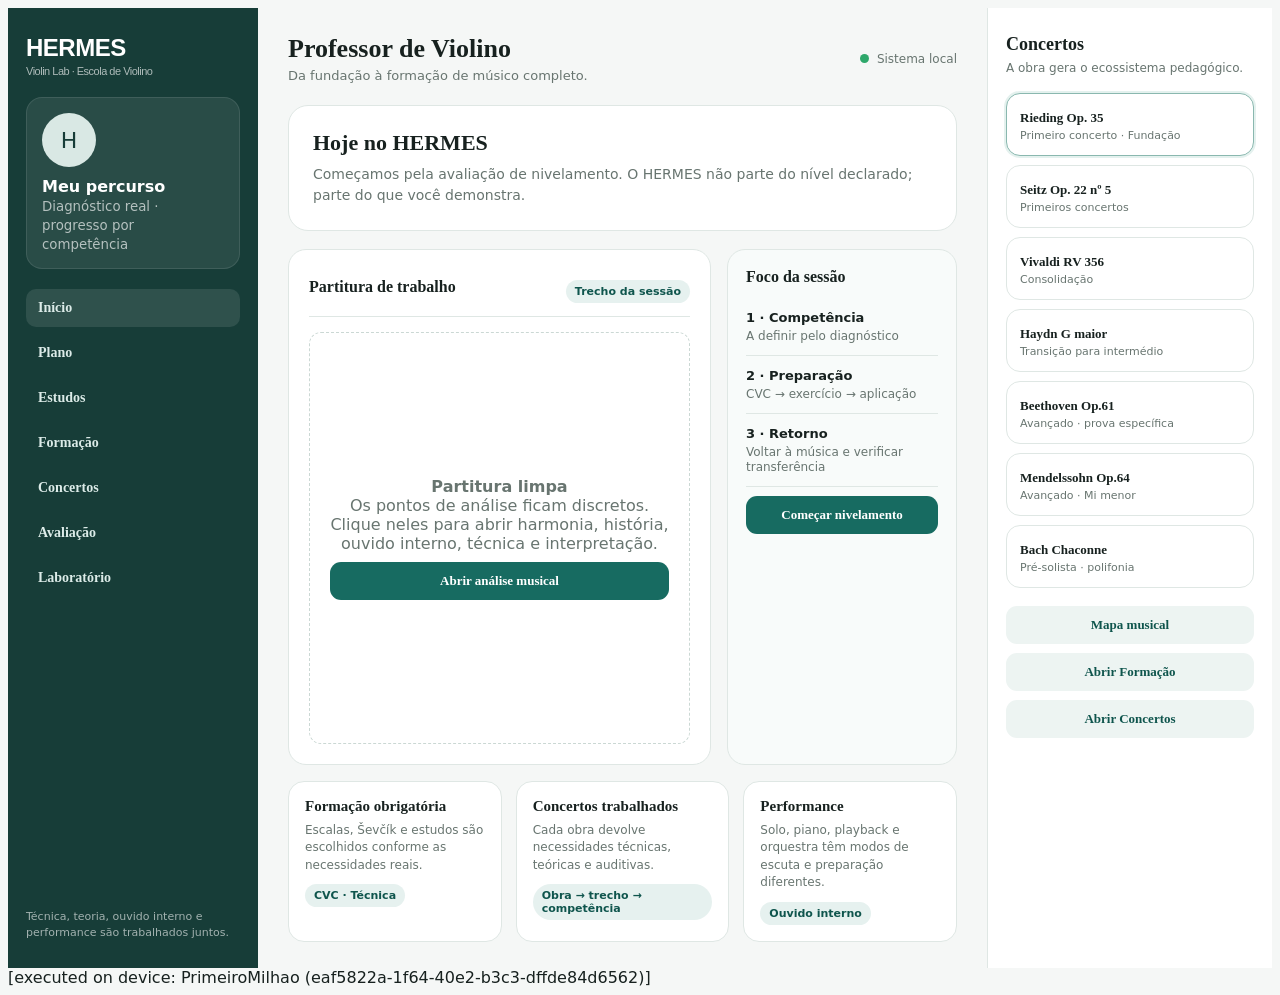
<file: index.html>
<!doctype html>
<html lang="pt-PT">
<head>
<meta charset="utf-8">
<meta name="viewport" content="width=device-width,initial-scale=1">
<meta http-equiv="refresh" content="0; url=hermes.html">
<title>HERMES Violin Lab</title>
</head>
<body>
<p>A abrir o HERMES Violin Lab…</p>
<p><a href="hermes.html">Abrir HERMES</a></p>
</body>
</html>
</file>
<file: hermes_visual_shell.css>
/* HERMES VISUAL SHELL v1 — interface principal */
:root{--hv-bg:#f5f7f6;--hv-card:#fff;--hv-ink:#17211f;--hv-muted:#687570;--hv-green:#176b61;--hv-green2:#0f554d;--hv-line:#dfe7e4;--hv-gold:#b78a3a}
body.hermes-v1{background:var(--hv-bg)!important;color:var(--hv-ink)!important;padding:0!important;font-family:Inter,system-ui,sans-serif!important}
body.hermes-v1 .app-container{max-width:none!important;gap:0!important}
body.hermes-v1 .legacy-shell{display:none!important}
.hermes-v1-shell{min-height:100vh;display:grid;grid-template-columns:250px minmax(0,1fr) 285px;background:var(--hv-bg)}
.hv-sidebar{background:#173d38;color:#fff;padding:26px 18px;display:flex;flex-direction:column;gap:20px}
.hv-brand{font:800 24px Outfit,sans-serif;letter-spacing:-.5px}.hv-brand span{display:block;font:400 11px Inter,sans-serif;opacity:.65;margin-top:3px}
.hv-profile{background:rgba(255,255,255,.08);border:1px solid rgba(255,255,255,.1);border-radius:16px;padding:15px}
.hv-avatar{width:54px;height:54px;border-radius:50%;background:#d9e8e4;display:grid;place-items:center;color:#173d38;font-size:22px;margin-bottom:10px}
.hv-profile strong{display:block}.hv-profile small{opacity:.65}
.hv-nav{display:grid;gap:7px}.hv-nav button{border:0;background:transparent;color:#dcebe8;text-align:left;padding:11px 12px;border-radius:10px;cursor:pointer;font:600 14px Inter}.hv-nav button.active,.hv-nav button:hover{background:rgba(255,255,255,.1)}
.hv-side-note{margin-top:auto;font-size:11px;line-height:1.5;opacity:.6}
.hv-main{padding:26px 30px;min-width:0}.hv-top{display:flex;justify-content:space-between;align-items:center;margin-bottom:22px}.hv-top h1{font:800 26px Outfit;margin:0}.hv-top p{margin:4px 0 0;color:var(--hv-muted);font-size:13px}
.hv-status{display:flex;gap:8px;align-items:center;font-size:12px;color:var(--hv-muted)}.hv-dot{width:9px;height:9px;border-radius:50%;background:#2ea86b}
.hv-hero{background:var(--hv-card);border:1px solid var(--hv-line);border-radius:20px;padding:24px;margin-bottom:18px}.hv-hero h2{margin:0 0 8px;font:750 22px Outfit}.hv-hero p{margin:0;color:var(--hv-muted);line-height:1.5;font-size:14px}
.hv-work{display:grid;grid-template-columns:minmax(0,1fr) 230px;gap:16px}
.hv-score{background:#fff;border:1px solid var(--hv-line);border-radius:18px;min-height:470px;padding:20px}.hv-score-head{display:flex;justify-content:space-between;align-items:center;border-bottom:1px solid var(--hv-line);padding-bottom:13px;margin-bottom:15px}.hv-score-head strong{font:700 16px Outfit}.hv-score-placeholder{height:370px;border:1px dashed #cbd8d4;border-radius:12px;display:grid;place-items:center;text-align:center;color:var(--hv-muted);padding:20px}
.hv-critical{background:#f8fbfa;border:1px solid var(--hv-line);border-radius:18px;padding:18px}.hv-critical h3{font:700 16px Outfit;margin:0 0 12px}.hv-critical-item{padding:12px 0;border-bottom:1px solid var(--hv-line);font-size:13px}.hv-critical-item:last-child{border-bottom:0}.hv-critical-item b{display:block;margin-bottom:3px}.hv-critical-item span{color:var(--hv-muted);font-size:12px}
.hv-bottom{display:grid;grid-template-columns:1fr 1fr 1fr;gap:14px;margin-top:16px}.hv-card{background:#fff;border:1px solid var(--hv-line);border-radius:16px;padding:16px}.hv-card h3{font:700 15px Outfit;margin:0 0 7px}.hv-card p{margin:0;color:var(--hv-muted);font-size:12px;line-height:1.45}.hv-pill{display:inline-block;background:#e6f1ef;color:var(--hv-green2);border-radius:999px;padding:5px 9px;font-size:11px;font-weight:700;margin-top:10px}
.hv-right{background:#fff;border-left:1px solid var(--hv-line);padding:26px 18px}.hv-right h2{font:750 18px Outfit;margin:0 0 5px}.hv-right>p{font-size:12px;color:var(--hv-muted);line-height:1.45;margin:0 0 16px}.hv-concert{border:1px solid var(--hv-line);border-radius:14px;padding:13px;margin-bottom:9px;cursor:pointer;background:#fff}.hv-concert.active{border-color:#8ab8af;box-shadow:0 0 0 2px #e4f1ee}.hv-concert b{font:700 13px Outfit}.hv-concert span{display:block;color:var(--hv-muted);font-size:11px;margin-top:3px}
.hv-drawer{display:none}.hv-action{width:100%;border:0;background:var(--hv-green);color:#fff;border-radius:11px;padding:11px 12px;font:700 13px Outfit;cursor:pointer;margin-top:9px}.hv-action.secondary{background:#edf4f2;color:var(--hv-green2)}
@media(max-width:1000px){.hermes-v1-shell{grid-template-columns:210px minmax(0,1fr)}.hv-right{display:none}.hv-bottom{grid-template-columns:1fr}.hv-work{grid-template-columns:1fr}}
@media(max-width:700px){.hermes-v1-shell{display:block}.hv-sidebar{padding:16px;position:sticky;top:0;z-index:10}.hv-profile,.hv-side-note{display:none}.hv-nav{display:flex;overflow:auto}.hv-nav button{white-space:nowrap}.hv-main{padding:16px}.hv-hero{padding:18px}.hv-score{min-height:390px}}
</file>
<file: hermes_musical_intelligence.css>
.hm-panel{position:fixed;right:24px;top:24px;width:min(520px,calc(100vw - 32px));max-height:calc(100vh - 48px);overflow:auto;background:#fff;border:1px solid #dfe7e4;border-radius:20px;box-shadow:0 18px 60px rgba(0,0,0,.18);padding:20px;z-index:1000;display:none;color:#17211f;font-family:Inter,system-ui,sans-serif}.hm-panel.open{display:block}.hm-head{display:flex;justify-content:space-between;align-items:start}.hm-kicker{font-size:10px;font-weight:800;letter-spacing:.12em;color:#176b61}.hm-head h3{margin:5px 0 0;font:800 20px Outfit,system-ui}.hm-head button{border:0;background:#edf4f2;border-radius:10px;font-size:22px;cursor:pointer}.hm-tabs{display:flex;gap:6px;margin:16px 0;overflow:auto}.hm-tabs button,.hm-topic,.hm-back{border:1px solid #dfe7e4;background:#fff;border-radius:10px;padding:8px 10px;font-weight:700;cursor:pointer}.hm-tabs button.active{background:#176b61;color:#fff}.hm-panel h4{font:750 16px Outfit;margin:8px 0}.hm-panel p{font-size:13px;line-height:1.55;color:#687570}.hm-tags{display:flex;flex-wrap:wrap;gap:7px}.hm-tags span{background:#eaf3f1;color:#176b61;border-radius:999px;padding:6px 9px;font-size:11px;font-weight:700}.hm-row{padding:11px 0;border-bottom:1px solid #e5ece9;font-size:13px}.hm-row b{display:block;text-transform:capitalize;margin-bottom:3px}.hm-row span{color:#687570}.hm-note{background:#f7faf9;padding:11px;border-radius:10px}.hm-warning{margin-top:14px;background:#fff7e8;border:1px solid #ead7aa;border-radius:10px;padding:11px;font-size:12px;line-height:1.5}@media(max-width:700px){.hm-panel{right:8px;top:8px;width:calc(100vw - 16px);max-height:calc(100vh - 16px)}}
</file>
<file: hermes_micro_labs.css>
.hm-lab-methods{margin:10px 0 14px;padding:12px;border-radius:12px;background:#f7faf9;border:1px solid #dfe7e4}.hm-lab-methods>b{display:block;font-size:12px;margin-bottom:7px}.hm-method{display:block;width:100%;text-align:left;border:1px solid #dfe7e4;background:#fff;border-radius:9px;padding:8px;margin-top:6px;color:#176b61;font-size:11px;font-weight:700;cursor:pointer}.hm-method-detail{margin-top:9px;padding:10px;background:#fff;border-radius:10px;border:1px solid #dfe7e4}.hm-method-detail p{margin:5px 0;font-size:11px}
</file>
<file: hermes_readiness.css>
#hermes-readiness{position:fixed;inset:0;z-index:1000;background:rgba(7,25,20,.72);display:none;align-items:center;justify-content:center;padding:18px}
#hermes-readiness.open{display:flex}.hr-card{width:min(920px,100%);max-height:92vh;overflow:auto;background:#fff;border-radius:20px;padding:22px;box-shadow:0 20px 70px rgba(0,0,0,.35);color:#17231f}
.hr-head{display:flex;justify-content:space-between;gap:15px;align-items:flex-start}.hr-head h2{margin:0}.hr-close{border:0;background:#eef5f2;border-radius:10px;padding:9px 12px;cursor:pointer}
.hr-sub{color:#5c6c65}.hr-badge{display:inline-block;padding:5px 9px;border-radius:999px;background:#e6f5ef;font-size:12px;font-weight:700}
.hr-grid{display:grid;grid-template-columns:repeat(2,1fr);gap:10px}.hr-test{border:1px solid #dce7e2;border-radius:14px;padding:13px}.hr-test.active{border-color:#1b6b63;box-shadow:0 0 0 2px rgba(27,107,99,.1)}
.hr-test h4{margin:0 0 5px}.hr-test p{margin:5px 0;font-size:13px}.hr-state{font-weight:700}.hr-controls{display:flex;gap:10px;flex-wrap:wrap;margin-top:16px}.hr-btn{border:0;border-radius:11px;padding:11px 15px;font-weight:700;cursor:pointer}.hr-primary{background:#1b6b63;color:#fff}.hr-secondary{background:#e9f1ee;color:#173c35}.hr-danger{background:#fff0ed;color:#8d3024}
.hr-meter{height:9px;background:#e8efec;border-radius:99px;overflow:hidden;margin:8px 0}.hr-meter>i{display:block;height:100%;width:0;background:#1b6b63}.hr-result{margin-top:15px;padding:15px;border-radius:14px;background:#f3f8f6}.hr-choice{display:grid;grid-template-columns:1fr 1fr;gap:10px;margin-top:12px}.hr-note{font-size:12px;color:#65746e}
@media(max-width:700px){.hr-card{padding:16px;border-radius:15px}.hr-grid,.hr-choice{grid-template-columns:1fr}.hr-head h2{font-size:20px}}
</file>
<file: hermes_training_ui_v2.css>
.ht2-overlay{position:fixed;inset:0;background:rgba(8,20,18,.72);z-index:10000;overflow:auto;padding:18px}.ht2-panel{max-width:1180px;margin:auto;background:#f7fbfa;border-radius:18px;min-height:calc(100vh - 36px);padding:22px;color:#17312d}.ht2-head{display:flex;justify-content:space-between;gap:15px;align-items:center;border-bottom:1px solid #d7e6e2;padding-bottom:15px}.ht2-head h2{margin:0}.ht2-close{border:0;border-radius:10px;padding:9px 13px;cursor:pointer}.ht2-levels,.ht2-methods,.ht2-sessions,.ht2-support{display:grid;gap:10px}.ht2-levels{grid-template-columns:repeat(3,1fr);margin:18px 0}.ht2-methods{grid-template-columns:repeat(2,1fr)}.ht2-sessions{grid-template-columns:repeat(2,1fr)}.ht2-card{background:#fff;border:1px solid #d8e8e4;border-radius:14px;padding:14px}.ht2-card button,.ht2-method button{width:100%;text-align:left;border:1px solid #cfe0dc;background:#fff;border-radius:10px;padding:12px;cursor:pointer}.ht2-card button.active,.ht2-method button.active{border-color:#1b6b63;background:#edf8f5}.ht2-method{margin:7px 0}.ht2-role{font-size:11px;text-transform:uppercase;letter-spacing:.06em;color:#66827d}.ht2-tag{display:inline-block;font-size:11px;padding:4px 7px;border-radius:99px;background:#edf3f1;margin:3px}.ht2-primary{border-left:4px solid #1b6b63}.ht2-support-row{display:grid;grid-template-columns:110px 1fr auto;gap:10px;align-items:center;background:#fff;border:1px solid #d8e8e4;border-radius:12px;padding:12px}.ht2-open{background:#1b6b63!important;color:#fff!important;border:0!important;border-radius:9px!important;padding:9px 12px!important;cursor:pointer}.ht2-muted{color:#66827d;font-size:13px}.ht2-critical{background:#fff;border:2px solid #9bcfc5;border-radius:14px;padding:15px;margin:15px 0}.ht2-note{font-size:12px;color:#6a7774}.ht2-method-detail{margin-top:15px}.ht2-hidden{display:none}@media(max-width:750px){.ht2-levels,.ht2-methods,.ht2-sessions{grid-template-columns:1fr}.ht2-support-row{grid-template-columns:1fr}.ht2-overlay{padding:8px}.ht2-panel{padding:14px}}
</file>
